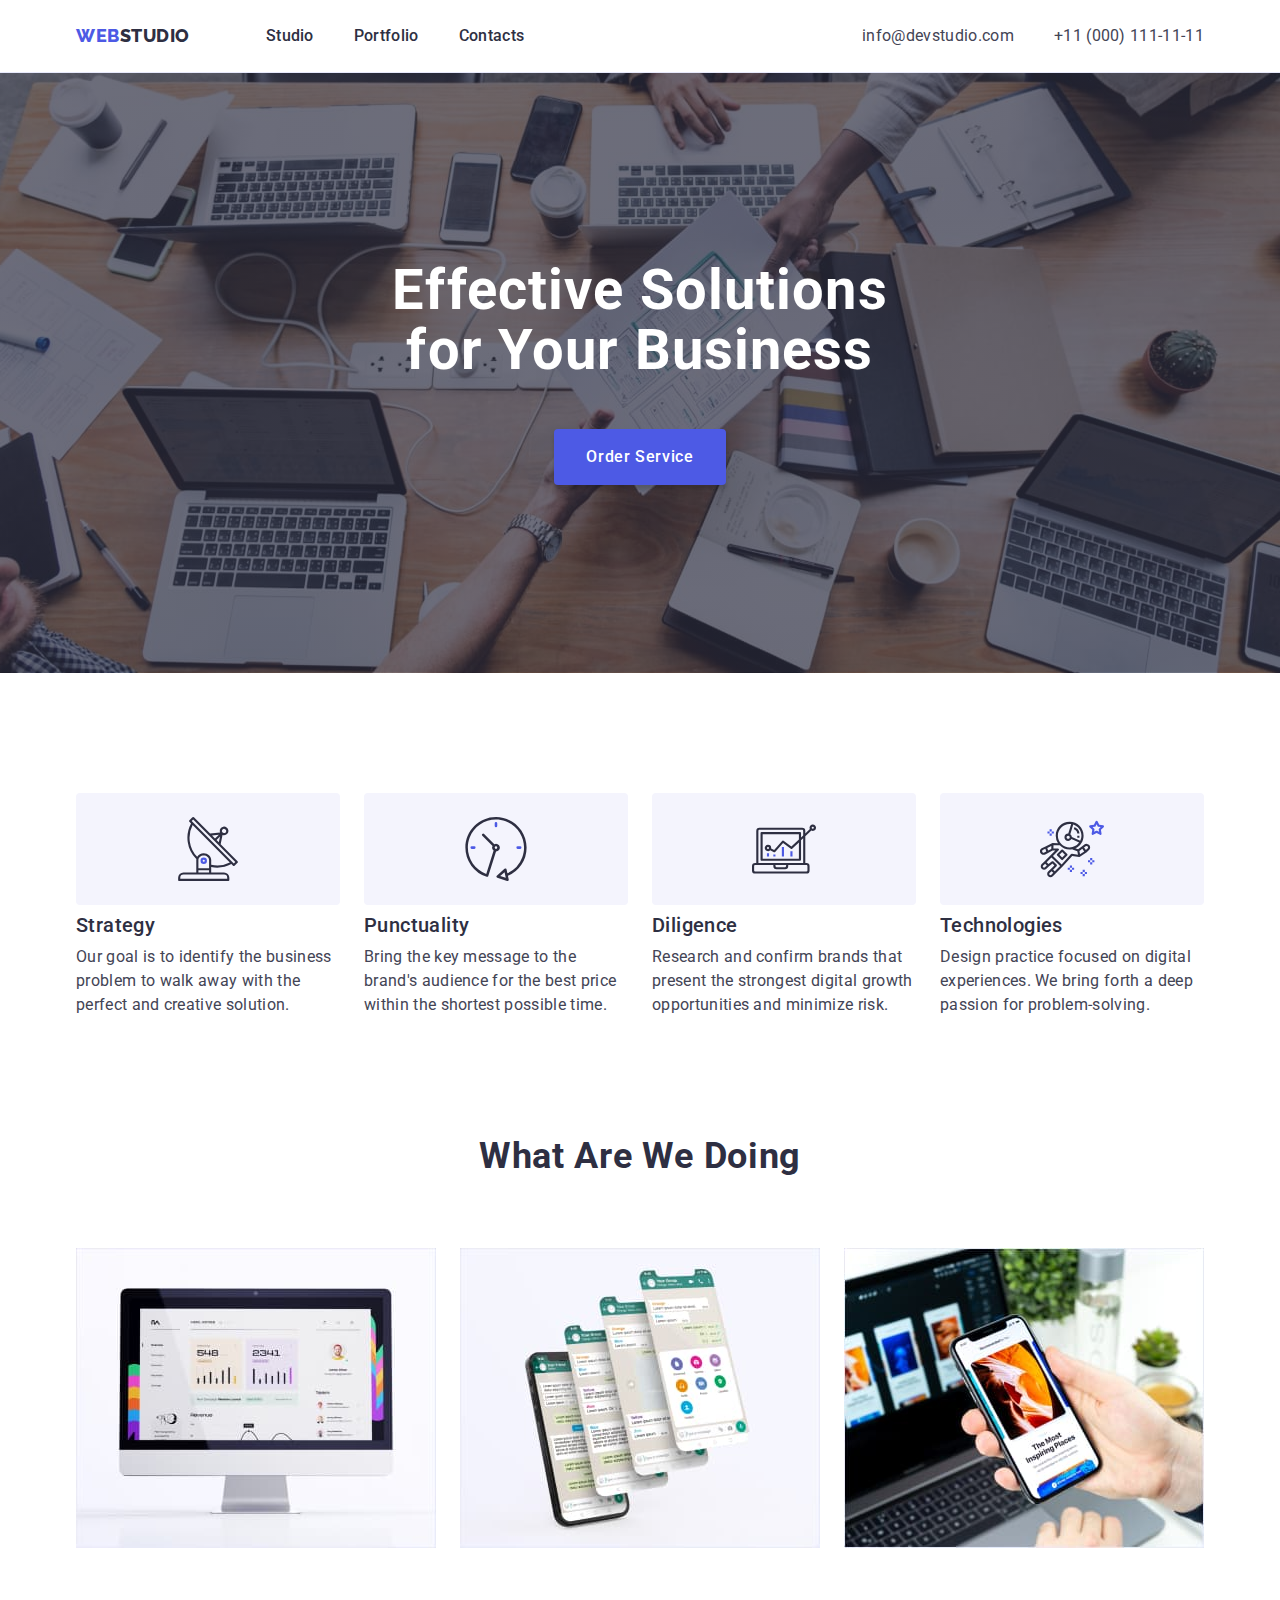
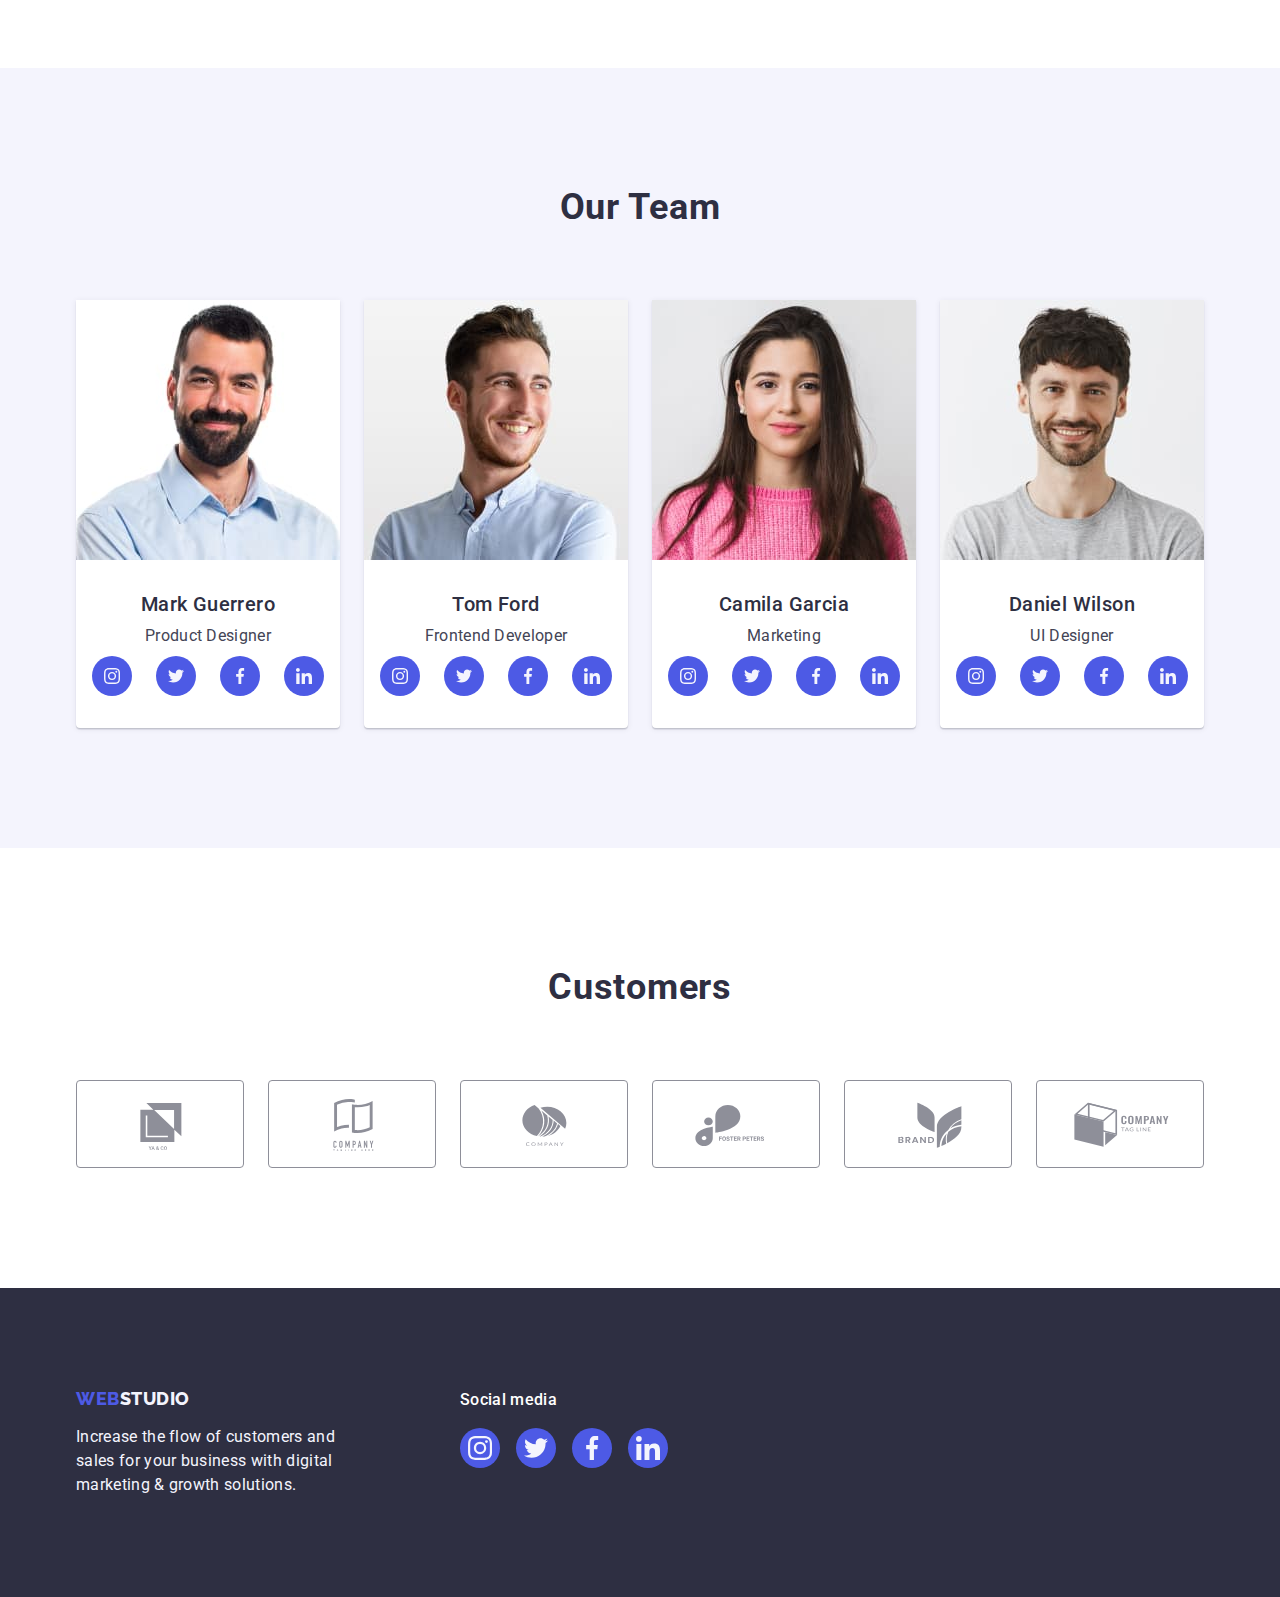
<file: index.html>
<!DOCTYPE html>
<html lang="en">
  <head>
    <meta charset="UTF-8" />
    <meta http-equiv="X-UA-Compatible" content="IE=edge" />
    <meta name="viewport" content="width=device-width, initial-scale=1.0" />
    <title>WebStudio</title>
    <link rel="preconnect" href="https://fonts.googleapis.com" />
    <link rel="preconnect" href="https://fonts.gstatic.com" crossorigin />
    <link
      href="https://fonts.googleapis.com/css2?family=Raleway:wght@800&family=Roboto:wght@400;500;700;900&display=swap"
      rel="stylesheet"
    />
    <link
      rel="stylesheet"
      href="https://cdn.jsdelivr.net/npm/modern-normalize@1.1.0/modern-normalize.min.css"
    />
    <link rel="stylesheet" href="./css/styles.css" />
  </head>
  <body>
    <header class="header-section">
      <div class="header-content container">
        <nav class="nav-section">
          <a class="logotype-link-web link" href="./index.html">
            WEB
            <span class="logotype-text">Studio</span>
          </a>

          <ul class="nav-list list">
            <li class="nav-item">
              <a class="nav-link link current" href="./index.html">Studio</a>
            </li>
            <li class="nav-item">
              <a class="nav-link link" href="./portfolio.html">Portfolio</a>
            </li>
            <li class="nav-item">
              <a class="nav-link link" href="">Contacts</a>
            </li>
          </ul>
        </nav>

        <address class="address-contacts">
          <ul class="address-list list">
            <li class="address-item">
              <a class="address-link link" href="mailto:info@devstudio.com"
                >info@devstudio.com</a
              >
            </li>

            <li class="address-item">
              <a class="address-link link" href="tel:+110001111111"
                >+11 (000) 111-11-11</a
              >
            </li>
          </ul>
        </address>
      </div>
    </header>
    <main>
      <!----------Hero section-------------->
      <section class="hero-section">
        <div class="hero-content container">
          <h1 class="header-one text-shadow">
            Effective Solutions for Your Business
          </h1>

          <button class="hero-button-order" type="button">Order Service</button>
        </div>
      </section>

      <!----------Description section-------------->
      <section class="descr-section">
        <div class="container">
          <h2 class="header-two" hidden>content</h2>
          <ul class="descr-list list">
            <li class="descr-item">
              <div class="descr-img">
                <svg class="descr-svg" width="64" height="64">
                  <use href="./images/icons.svg#icon-antenna-1"></use>
                </svg>
              </div>
              <h3 class="header-three">Strategy</h3>
              <p class="sub-header-text">
                Our goal is to identify the business problem to walk away with
                the perfect and creative solution.
              </p>
            </li>

            <li class="descr-item">
              <div class="descr-img">
                <svg class="descr-svg" width="64" height="64">
                  <use href="./images/icons.svg#icon-clock-1"></use>
                </svg>
              </div>
              <h3 class="header-three">Punctuality</h3>
              <p class="sub-header-text">
                Bring the key message to the brand's audience for the best price
                within the shortest possible time.
              </p>
            </li>

            <li class="descr-item">
              <div class="descr-img">
                <svg class="descr-svg" width="64" height="64">
                  <use href="./images/icons.svg#icon-diagram-1"></use>
                </svg>
              </div>
              <h3 class="header-three">Diligence</h3>
              <p class="sub-header-text">
                Research and confirm brands that present the strongest digital
                growth opportunities and minimize risk.
              </p>
            </li>

            <li class="descr-item">
              <div class="descr-img">
                <svg class="descr-svg" width="64" height="64">
                  <use href="./images/icons.svg#icon-astronaut-1"></use>
                </svg>
              </div>
              <h3 class="header-three">Technologies</h3>
              <p class="sub-header-text">
                Design practice focused on digital experiences. We bring forth a
                deep passion for problem-solving.
              </p>
            </li>
          </ul>
        </div>
      </section>

      <!----------What are we doing-------------->
      <section class="work-section">
        <div class="work-content container">
          <h2 class="header-two">What are we doing</h2>

          <ul class="work-list list">
            <li class="work-item">
              <img src="./images/comp1.jpg" alt="monitor" width="360" />
            </li>
            <li class="work-item">
              <img src="./images/tel1.jpg" alt="iphone" width="360" />
            </li>
            <li class="work-item">
              <img src="./images/tel2.jpg" alt="iphone-in-hand" width="360" />
            </li>
          </ul>
        </div>
      </section>

      <!----------Our tem-------------->
      <section class="team-info-section">
        <div class="team-info-content container">
          <h2 class="header-two">Our Team</h2>

          <ul class="team-info-list list">
            <li class="team-info-item">
              <img src="./images/old-men.jpg" alt="man" width="264" />
              <div class="team-descr">
                <h3 class="team-header-three">Mark Guerrero</h3>
                <p class="team-sub-header-text">Product Designer</p>
                <ul class="socials-list">
                  <li class="socials-item">
                    <a
                      href=""
                      class="socials-link"
                      target="_blank"
                      rel="noopener noreferrer"
                    >
                      <svg class="soc-icon-team" width="16" height="16">
                        <use href="./images/icons.svg#icon-instagram-2"></use>
                      </svg>
                    </a>
                  </li>
                  <li class="socials-item">
                    <a
                      href=""
                      class="socials-link"
                      target="_blank"
                      rel="noopener noreferrer"
                    >
                      <svg class="soc-icon-team" width="16" height="16">
                        <use href="./images/icons.svg#icon-twitter-1"></use>
                      </svg>
                    </a>
                  </li>
                  <li class="socials-item">
                    <a
                      href=""
                      class="socials-link"
                      target="_blank"
                      rel="noopener noreferrer"
                    >
                      <svg class="soc-icon-team" width="16" height="16">
                        <use href="./images/icons.svg#icon-facebook-1"></use>
                      </svg>
                    </a>
                  </li>
                  <li class="socials-item">
                    <a
                      href=""
                      class="socials-link"
                      target="_blank"
                      rel="noopener noreferrer"
                    >
                      <svg class="soc-icon-team" width="16" height="16">
                        <use href="./images/icons.svg#icon-linkedin-1"></use>
                      </svg>
                    </a>
                  </li>
                </ul>
              </div>
            </li>

            <li class="team-info-item">
              <img src="./images/smile-boy.jpg" alt="man smiling" width="264" />
              <div class="team-descr">
                <h3 class="team-header-three">Tom Ford</h3>
                <p class="team-sub-header-text">Frontend Developer</p>
                <ul class="socials-list">
                  <li class="socials-item">
                    <a
                      href=""
                      class="socials-link"
                      target="_blank"
                      rel="noopener noreferrer"
                    >
                      <svg class="soc-icon-team" width="16" height="16">
                        <use href="./images/icons.svg#icon-instagram-2"></use>
                      </svg>
                    </a>
                  </li>
                  <li class="socials-item">
                    <a
                      href=""
                      class="socials-link"
                      target="_blank"
                      rel="noopener noreferrer"
                    >
                      <svg class="soc-icon-team" width="16" height="16">
                        <use href="./images/icons.svg#icon-twitter-1"></use>
                      </svg>
                    </a>
                  </li>
                  <li class="socials-item">
                    <a
                      href=""
                      class="socials-link"
                      target="_blank"
                      rel="noopener noreferrer"
                    >
                      <svg class="soc-icon-team" width="16" height="16">
                        <use href="./images/icons.svg#icon-facebook-1"></use>
                      </svg>
                    </a>
                  </li>
                  <li class="socials-item">
                    <a
                      href=""
                      class="socials-link"
                      target="_blank"
                      rel="noopener noreferrer"
                    >
                      <svg class="soc-icon-team" width="16" height="16">
                        <use href="./images/icons.svg#icon-linkedin-1"></use>
                      </svg>
                    </a>
                  </li>
                </ul>
              </div>
            </li>

            <li class="team-info-item">
              <img src="./images/girl.jpg" alt="girl" width="264" />
              <div class="team-descr">
                <h3 class="team-header-three">Camila Garcia</h3>
                <p class="team-sub-header-text">Marketing</p>
                <ul class="socials-list">
                  <li class="socials-item">
                    <a
                      href=""
                      class="socials-link"
                      target="_blank"
                      rel="noopener noreferrer"
                    >
                      <svg class="soc-icon-team" width="16" height="16">
                        <use href="./images/icons.svg#icon-instagram-2"></use>
                      </svg>
                    </a>
                  </li>
                  <li class="socials-item">
                    <a
                      href=""
                      class="socials-link"
                      target="_blank"
                      rel="noopener noreferrer"
                    >
                      <svg class="soc-icon-team" width="16" height="16">
                        <use href="./images/icons.svg#icon-twitter-1"></use>
                      </svg>
                    </a>
                  </li>
                  <li class="socials-item">
                    <a
                      href=""
                      class="socials-link"
                      target="_blank"
                      rel="noopener noreferrer"
                    >
                      <svg class="soc-icon-team" width="16" height="16">
                        <use href="./images/icons.svg#icon-facebook-1"></use>
                      </svg>
                    </a>
                  </li>
                  <li class="socials-item">
                    <a
                      href=""
                      class="socials-link"
                      target="_blank"
                      rel="noopener noreferrer"
                    >
                      <svg class="soc-icon-team" width="16" height="16">
                        <use href="./images/icons.svg#icon-linkedin-1"></use>
                      </svg>
                    </a>
                  </li>
                </ul>
              </div>
            </li>

            <li class="team-info-item">
              <img src="./images/boy.jpg" alt="yung man" width="264" />
              <div class="team-descr">
                <h3 class="team-header-three">Daniel Wilson</h3>
                <p class="team-sub-header-text">UI Designer</p>
                <ul class="socials-list">
                  <li class="socials-item">
                    <a
                      href=""
                      class="socials-link"
                      target="_blank"
                      rel="noopener noreferrer"
                    >
                      <svg class="soc-icon-team" width="16" height="16">
                        <use href="./images/icons.svg#icon-instagram-2"></use>
                      </svg>
                    </a>
                  </li>
                  <li class="socials-item">
                    <a
                      href=""
                      class="socials-link"
                      target="_blank"
                      rel="noopener noreferrer"
                    >
                      <svg class="soc-icon-team" width="16" height="16">
                        <use href="./images/icons.svg#icon-twitter-1"></use>
                      </svg>
                    </a>
                  </li>
                  <li class="socials-item">
                    <a
                      href=""
                      class="socials-link"
                      target="_blank"
                      rel="noopener noreferrer"
                    >
                      <svg class="soc-icon-team" width="16" height="16">
                        <use href="./images/icons.svg#icon-facebook-1"></use>
                      </svg>
                    </a>
                  </li>
                  <li class="socials-item">
                    <a
                      href=""
                      class="socials-link"
                      target="_blank"
                      rel="noopener noreferrer"
                    >
                      <svg class="soc-icon-team" width="16" height="16">
                        <use href="./images/icons.svg#icon-linkedin-1"></use>
                      </svg>
                    </a>
                  </li>
                </ul>
              </div>
            </li>
          </ul>
        </div>
      </section>

      <!---------------Customers---------------->
      <section class="cust-section">
        <div class="container">
          <h2 class="header-two">Customers</h2>
          <ul class="cust-list">
            <li class="cust-item">
              <a href="" class="cust-link">
                <svg class="cust-icon" width="104" height="56">
                  <use href="./images/icons.svg#icon-cast-1"></use>
                </svg>
              </a>
            </li>
            <li class="cust-item">
              <a href="" class="cust-link">
                <svg class="cust-icon" width="104" height="56">
                  <use href="./images/icons.svg#icon-cast-2"></use>
                </svg>
              </a>
            </li>
            <li class="cust-item">
              <a href="" class="cust-link">
                <svg class="cust-icon" width="104" height="56">
                  <use href="./images/icons.svg#icon-cast-3"></use>
                </svg>
              </a>
            </li>
            <li class="cust-item">
              <a href="" class="cust-link">
                <svg class="cust-icon" width="104" height="56">
                  <use href="./images/icons.svg#icon-cast-4"></use>
                </svg>
              </a>
            </li>
            <li class="cust-item">
              <a href="" class="cust-link">
                <svg class="cust-icon" width="104" height="56">
                  <use href="./images/icons.svg#icon-cast-5"></use>
                </svg>
              </a>
            </li>
            <li class="cust-item">
              <a href="" class="cust-link">
                <svg class="cust-icon" width="104" height="56">
                  <use href="./images/icons.svg#icon-cast-6"></use>
                </svg>
              </a>
            </li>
          </ul>
        </div>
      </section>
    </main>
    <footer class="footer-section">
      <div class="footer-content container">
        <div class="footer-logo-sec">
          <a class="logotype-link-footer link" href="./index.html">
            WEB<span class="logotype-text-footer">Studio</span>
          </a>
          <p class="sub-header-text-theme-dark">
            Increase the flow of customers and sales for your business with
            digital marketing & growth solutions.
          </p>
        </div>
        <div class="footer-wrap">
          <p class="soc-footer-text">Social media</p>
          <ul class="soc-list-footer">
            <li class="soc-item-footer">
              <a href="" class="soc-link-footer">
                <svg class="soc-icon-footer" width="24" height="24">
                  <use href="./images/icons.svg#icon-instagram-footer"></use>
                </svg>
              </a>
            </li>
            <li class="soc-item-footer">
              <a href="" class="soc-link-footer">
                <svg class="soc-icon-footer" width="24" height="24">
                  <use href="./images/icons.svg#icon-twitter-footer"></use>
                </svg>
              </a>
            </li>
            <li class="soc-item-footer">
              <a href="" class="soc-link-footer">
                <svg class="soc-icon-footer" width="24" height="24">
                  <use href="./images/icons.svg#icon-fasebook-footer"></use>
                </svg>
              </a>
            </li>
            <li class="soc-item-footer">
              <a href="" class="soc-link-footer">
                <svg class="soc-icon-footer" width="24" height="24">
                  <use href="./images/icons.svg#icon-linkedin-footer"></use>
                </svg>
              </a>
            </li>
          </ul>
        </div>
      </div>
    </footer>
  </body>
</html>
</file>
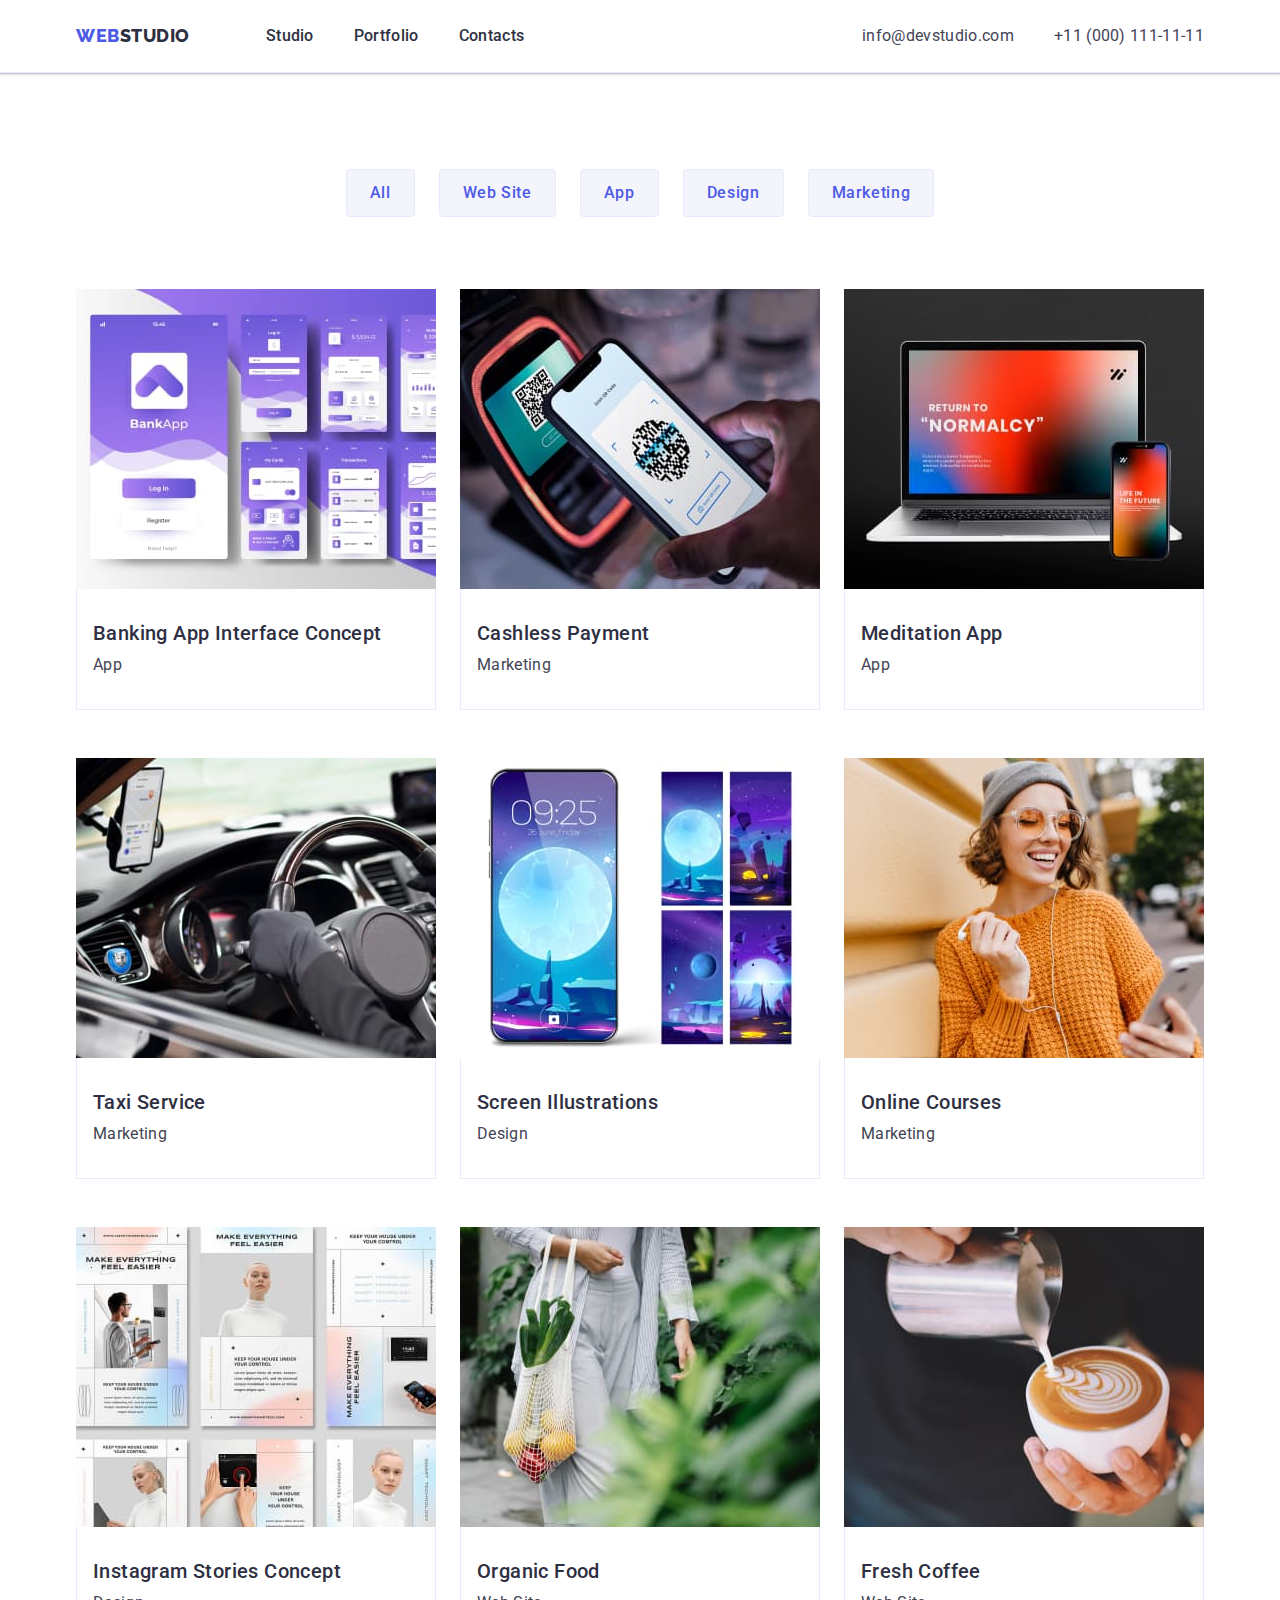
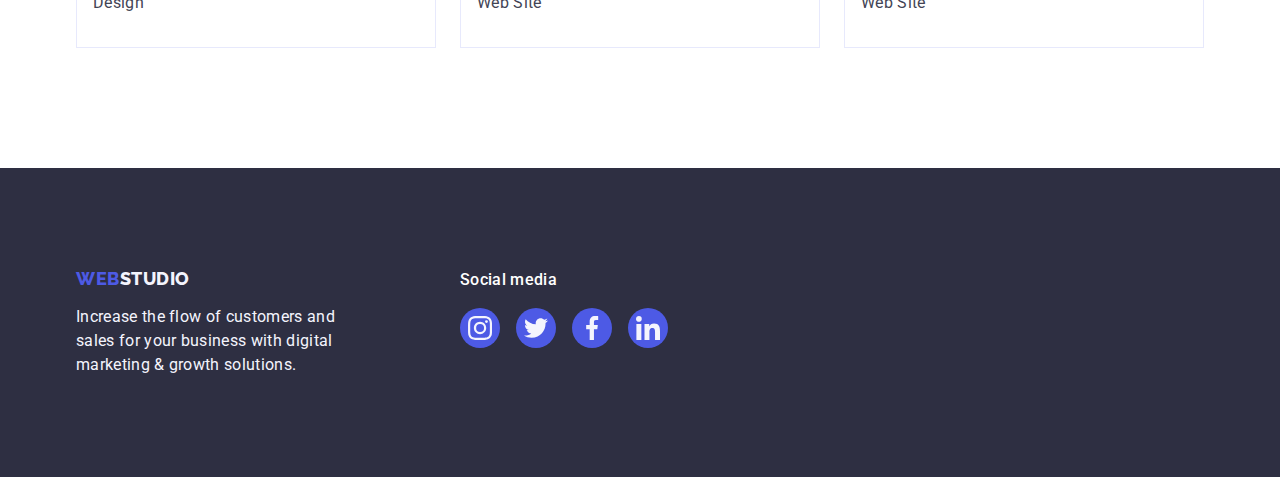
<file: portfolio.html>
<!DOCTYPE html>
<html lang="en">
  <head>
    <meta charset="UTF-8" />
    <meta http-equiv="X-UA-Compatible" content="IE=edge" />
    <meta name="viewport" content="width=device-width, initial-scale=1.0" />
    <title>WebStudio Portfolio</title>
    <link rel="preconnect" href="https://fonts.googleapis.com" />
    <link rel="preconnect" href="https://fonts.gstatic.com" crossorigin />
    <link
      href="https://fonts.googleapis.com/css2?family=Raleway:wght@800&family=Roboto:wght@400;500;700;900&display=swap"
      rel="stylesheet"
    />
    <link
      rel="stylesheet"
      href="https://cdn.jsdelivr.net/npm/modern-normalize@1.1.0/modern-normalize.min.css"
    />
    <link rel="stylesheet" href="./css/styles.css" />
  </head>
  <body>
    <header class="header-section">
      <div class="header-content container">
        <nav class="nav-section">
          <a class="logotype-link-web link" href="./index.html">
            WEB
            <span class="logotype-text">Studio</span>
          </a>

          <ul class="nav-list list">
            <li class="nav-item">
              <a class="nav-link link" href="./index.html">Studio</a>
            </li>
            <li class="nav-item">
              <a class="nav-link link" href="./portfolio.html">Portfolio</a>
            </li>
            <li class="nav-item">
              <a class="nav-link link" href="">Contacts</a>
            </li>
          </ul>
        </nav>

        <address class="address-contacts">
          <ul class="address-list list">
            <li class="address-item">
              <a class="address-link link" href="mailto:info@devstudio.com"
                >info@devstudio.com</a
              >
            </li>

            <li class="address-item">
              <a class="address-link link" href="tel:+110001111111"
                >+11 (000) 111-11-11</a
              >
            </li>
          </ul>
        </address>
      </div>
    </header>
    <main>
      <section class="menu-section">
        <div class="menu-container container">
          <h1 hidden>content</h1>
          <ul class="menu-content list">
            <li class="menu-item">
              <button class="menu-button" type="button">All</button>
            </li>
            <li class="menu-item">
              <button class="menu-button" type="button">Web Site</button>
            </li>
            <li class="menu-item">
              <button class="menu-button" type="button">App</button>
            </li>
            <li class="menu-item">
              <button class="menu-button" type="button">Design</button>
            </li>
            <li class="menu-item">
              <button class="menu-button" type="button">Marketing</button>
            </li>
          </ul>

          <!--portfolio photos 1-->

          <ul class="menu-icons list">
            <li class="menu-item-img">
              <a class="icons-link-img link" href="">
                <img
                  src="./images/img-portfolio/screens.jpg"
                  alt="screens of app"
                  width="360"
                  height="300"
                />
                <div class="menu-border">
                  <h2 class="header-three">Banking App Interface Concept</h2>
                  <p class="sub-header-text">App</p>
                </div>
              </a>
            </li>

            <li class="menu-item-img">
              <a class="icons-link-img link" href="">
                <img
                  src="./images/img-portfolio/cashless.jpg"
                  alt="payment by phone"
                  width="360"
                  height="300"
                />
                <div class="menu-border">
                  <h2 class="header-three">Cashless Payment</h2>
                  <p class="sub-header-text">Marketing</p>
                </div>
              </a>
            </li>

            <li class="menu-item-img">
              <a class="icons-link-img link" href="">
                <img
                  src="./images/img-portfolio/laptop.jpg"
                  alt="laptop and phone"
                  width="360"
                  height="300"
                />
                <div class="menu-border">
                  <h2 class="header-three">Meditation App</h2>
                  <p class="sub-header-text">App</p>
                </div>
              </a>
            </li>

            <!--portfolio photos 2-->
            <li class="menu-item-img">
              <a class="icons-link-img link" href="">
                <img
                  src="./images/img-portfolio/car.jpg"
                  alt="car inside"
                  width="360"
                  height="300"
                />
                <div class="menu-border">
                  <h2 class="header-three">Taxi Service</h2>
                  <p class="sub-header-text">Marketing</p>
                </div>
              </a>
            </li>

            <li class="menu-item-img">
              <a class="icons-link-img link" href="">
                <img
                  src="./images/img-portfolio/screen-moon.jpg"
                  alt="screenshots of the moon"
                  width="360"
                  height="300"
                />
                <div class="menu-border">
                  <h2 class="header-three">Screen Illustrations</h2>
                  <p class="sub-header-text">Design</p>
                </div>
              </a>
            </li>

            <li class="menu-item-img">
              <a class="icons-link-img link" href="">
                <img
                  src="./images/img-portfolio/girl.jpg"
                  alt="girl with the phone"
                  width="360"
                  height="300"
                />
                <div class="menu-border">
                  <h2 class="header-three">Online Courses</h2>
                  <p class="sub-header-text">Marketing</p>
                </div>
              </a>
            </li>

            <!--portfolio photos 3-->

            <li class="menu-item-img">
              <a class="icons-link-img link" href="">
                <img
                  src="./images/img-portfolio/boldwoomen.jpg"
                  alt="woomen"
                  width="360"
                  height="300"
                />
                <div class="menu-border">
                  <h2 class="header-three">Instagram Stories Concept</h2>
                  <p class="sub-header-text">Design</p>
                </div>
              </a>
            </li>

            <li class="menu-item-img">
              <a class="icons-link-img link" href="">
                <img
                  src="./images/img-portfolio/helthfood.jpg"
                  alt="woomen with vegetables"
                  width="360"
                  height="300"
                />
                <div class="menu-border">
                  <h2 class="header-three">Organic Food</h2>
                  <p class="sub-header-text">Web Site</p>
                </div>
              </a>
            </li>

            <li class="menu-item-img">
              <a class="icons-link-img link" href="">
                <img
                  src="./images/img-portfolio/cofee.jpg"
                  alt="coffe and milk"
                  width="360"
                  height="300"
                />
                <div class="menu-border">
                  <h2 class="header-three">Fresh Coffee</h2>
                  <p class="sub-header-text">Web Site</p>
                </div>
              </a>
            </li>
          </ul>
        </div>
      </section>
    </main>
    <footer class="footer-section">
      <div class="footer-content container">
        <div class="footer-logo-sec">
          <a class="logotype-link-footer link" href="./index.html">
            WEB<span class="logotype-text-footer">Studio</span>
          </a>
          <p class="sub-header-text-theme-dark">
            Increase the flow of customers and sales for your business with
            digital marketing & growth solutions.
          </p>
        </div>
        <div class="footer-wrap">
          <p class="soc-footer-text">Social media</p>
          <ul class="soc-list-footer">
            <li class="soc-item-footer">
              <a href="" class="soc-link-footer">
                <svg class="soc-icon-footer" width="24" height="24">
                  <use href="./images/icons.svg#icon-instagram-footer"></use>
                </svg>
              </a>
            </li>
            <li class="soc-item-footer">
              <a href="" class="soc-link-footer">
                <svg class="soc-icon-footer" width="24" height="24">
                  <use href="./images/icons.svg#icon-twitter-footer"></use>
                </svg>
              </a>
            </li>
            <li class="soc-item-footer">
              <a href="" class="soc-link-footer">
                <svg class="soc-icon-footer" width="24" height="24">
                  <use href="./images/icons.svg#icon-fasebook-footer"></use>
                </svg>
              </a>
            </li>
            <li class="soc-item-footer">
              <a href="" class="soc-link-footer">
                <svg class="soc-icon-footer" width="24" height="24">
                  <use href="./images/icons.svg#icon-linkedin-footer"></use>
                </svg>
              </a>
            </li>
          </ul>
        </div>
      </div>
    </footer>
  </body>
</html>
</file>
<file: css/styles.css>
:root {
    /* MAIN COLORS */
    --accent-color: #4D5AE5;
    --primary-font: 'Roboto', sans-serif;
    --menu-background-hover: #404BBF;
    --menu-background-normal: #F4F4FD;
    --usual-white: #FFFFFF;
    --gray-hover: #8E8F99;
    --border-menu-button: #E7E9FC;
    --address-link-text: #434455;
    --accent-text: #2E2F42;
    --bg-soc-footer: #4d5ae5;
    --bg-soc-footer-hover: #31D0AA;
    /* SHADOWS */
    --hero-box-shadow: rgba(0, 0, 0, 0.15);
    --team-item-box-shadow:0px 1px 6px rgba(46, 47, 66, 0.08),
        0px 1px 1px rgba(46, 47, 66, 0.16),
        0px 2px 1px rgba(46, 47, 66, 0.08);
    --menu-box-shadow: 0px 3px 1px rgba(0, 0, 0, 0.1),
            0px 2px 1px rgba(0, 0, 0, 0.08),
            0px 2px 2px rgba(0, 0, 0, 0.12);
    --portfolio-card-shadow: 0px 1px 6px rgba(46, 47, 66, 0.08),
        0px 1px 1px rgba(46, 47, 66, 0.16),
        0px 2px 1px rgba(46, 47, 66, 0.08);
    --header-shadow: 0px 2px 1px rgba(46, 47, 66, 0.08),
        0px 1px 1px rgba(46, 47, 66, 0.16),
        0px 1px 6px rgba(46, 47, 66, 0.08);
}


/**
  |============================
  | BASE STYLES
  |============================
*/


body {
    font-family: 'Roboto', sans-serif;
    font-weight: 500;
    color: var(--address-link-text);
    background-color: var(--usual-white);
}

h1,
h2,
h3,
h4, 
h5, 
h6,
p {
    margin: 0;
}

ul,
ol {
   list-style: none;
   margin: 0;
   padding: 0;
}

a {
    color: currentColor;
    text-decoration: none;
}

img {
    display: block;
}

button {
    font-weight: inherit;
    font-family: inherit;
    cursor: pointer;
    outline-color: transparent;
}

.container {
    width: 1158px;
    margin: 0 auto;
    padding: 0 15px;
}

.header-one {
    margin: 0 auto;
    max-width: 496px;
    margin-bottom: 48px;
    font-weight: 700;
    font-size: 56px;
    line-height: 1.07;
    color: var(--usual-white);
    text-align: center;
    letter-spacing: 0.02em; 
}

.header-two {
    margin-bottom: 72px;

    font-size: 36px;
    font-weight: 700;
    line-height: 1.1;
    color: var(--accent-text);
    text-align: center;
    letter-spacing: 0.02em;
    text-transform: capitalize;
}

.header-three {
    margin-bottom: 8px;

    font-weight: 500;
    font-size: 20px;
    line-height: 1.2;
    letter-spacing: 0.02em;
    color: var(--accent-text);
}

.sub-header-text {
    font-weight: 400;
    font-size: 16px;
    line-height: 1.5;
    letter-spacing: 0.02em;
    color: var(--address-link-text);
}

/**
  |============================
  | ///BASE STYLES
  |============================
*/

/**
  |============================
  | HEADER
  |============================
*/

.header-section {
    border-bottom: 1px solid var(--border-menu-button);   
    box-shadow: var(--header-shadow); 
}

.header-content {
    display: flex;
    flex-direction: row;
    justify-content: space-between;
    align-items: center;
}

.current::before {
    position: relative;
}

.current::after {
    display: block;
    content: "";
    position: absolute;
    color: var(--menu-background-hover);
    height: 4px;
    width: 100%;
    bottom: 0;

}

.logotype-link-web {
    display: flex;
    padding-top: 24px;
    padding-bottom: 24px;
    margin-right: 76px;

    font-family: 'Raleway', sans-serif;
    font-style: normal;
    font-weight: 800;
    font-size: 18px;
    line-height: 1.17;
    letter-spacing: 0.03em;
    text-transform: uppercase;
    color: var(--accent-color);
}

.logotype-text {
    color: var(--accent-text);
}

.nav-section {
    display: flex;
    align-items: center;
}

.nav-list {
    display: flex;
}

.nav-item {
    display: flex;

}

.nav-item:not(:last-child) {
    margin-right: 40px;
}

.nav-link {
    padding-top: 24px;
    padding-bottom: 24px;
    font-size: 16px;
    line-height: 1.5;
    letter-spacing: 0.02em;
    color: var(--accent-text)

}

.nav-link:hover,
.nav-link:focus {
    color: var(--menu-background-hover);
}

.address-contacts {
    font-style: normal;
}   

.address-list {
    display: flex;
    flex-direction: row;
}

.address-item {
    padding-top: 24px;
    padding-bottom: 24px;
}

.address-item:not(:last-child) {
    margin-right: 40px;

}

.address-link {
    font-style: normal;
    font-weight: 400;
    font-size: 16px;
    line-height: 1.5;
    letter-spacing: 0.02em;
    color: var(--address-link-text);
}

.address-link:hover,
.address-link:focus {
    color: var(--menu-background-hover);
}
/**
  |============================
  | ///HEADER
  |============================
*/

/**
  |============================
  | MAIN
  |============================
*/

/**
  |============================
  | HERO SECTION
  |============================
*/
.hero-section {
    padding: 188px 0;
    margin: 0 auto;
    max-width: 1440px;
    background-color: var(--accent-text);
    background-image: linear-gradient(
    rgba(46, 47, 66, 0.7),
    rgba(46, 47, 66, 0.7)),
    url(../images/people-office.jpg);
    background-repeat: no-repeat;

    background-position: center;
    background-size: cover;
    
    text-align: center;
    
}


.hero-content {
    
}

.hero-button-order {
    display: block;
    margin-left: auto;
    margin-right: auto;
    height: 56px;
    min-width: 169px;
    
    font-weight: 500;
    font-size: 16px;
    line-height: 1.5;
    padding: 14px 32px;
    gap: 10px;
    letter-spacing: 0.04em;
    color: var(--usual-white);
    background: var(--accent-color);
    border: none;
    box-shadow: 0px 4px 4px var(--hero-box-shadow);
    border-radius: 4px;
    cursor: pointer;
}

.hero-button-order:hover,
.hero-button-order:focus {
    padding: 14px 32px;
    gap: 10px;
    background: var(--menu-background-hover);
    box-shadow: 0px 4px 4px var(--hero-box-shadow);
    border-radius: 4px;
}

/**
  |============================
  | ///HERO SECTION
  |============================
*/

/**
  |============================
  | DESCRIPTION OF WORK
  |============================
*/

.descr-section {
    padding: 120px 0;
}

.descr-list {
    display: flex;  
 
}

.descr-img {
    background-color: var(--menu-background-normal);
    display: flex;
    justify-content: center;
    align-items: center;
    height: 112px;
    border-radius: 4px;
    margin-bottom: 8px;
}

.descr-svg {

}

.descr-item {
    display: flex;
    flex-direction: column;
    width: 264px;
    flex-wrap: wrap;
}

.descr-item:not(:last-child) {
 margin-right: 24px;
}


/**
  |============================
  | ///DESCRIPTION OF WORK
  |============================
*/

/**
  |============================
  | WHAT ARE WE DOING
  |============================
*/

.work-section {
    padding-bottom: 120px;
}

.work-content {

}

.work-list {
    display: flex;
    justify-content: center;
}

.work-item:not(:last-child) {
    margin-right: 24px;
}

/**
  |============================
  | ///WHAT ARE WE DOING
  |============================
*/

/**
  |============================
  | OUR TEAM
  |============================
*/

.team-info-section {
    background-color: var(--menu-background-normal);
    padding: 120px 0;
}

.team-info-content {
    
}

.team-info-list {
    display: flex;

}

.team-info-item {
    display: flex;
    flex-direction: column;
    justify-content: center;
    align-items: center;
    background-color: var(--usual-white);
    box-shadow: var(--team-item-box-shadow);
    border-radius: 0px 0px 4px 4px;
}

.team-descr {
    padding: 32px 0;
    border-radius: 0px 0px 4px 4px;
}

.team-info-item:not(:last-child) {
    margin-right: 24px;
}

.team-header-three {
    text-align: center;
    margin-bottom: 8px;

    font-weight: 500;
    font-size: 20px;
    line-height: 1.2;
    letter-spacing: 0.02em;
    color: var(--accent-text);
}

.team-sub-header-text {
    margin-bottom: 8px;
    text-align: center;
    font-weight: 400;
    font-size: 16px;
    line-height: 1.5;
    letter-spacing: 0.02em;
    color: var(--address-link-text);
}

.socials-list {
    display: flex;
    justify-content: center;
    gap: 24px;
}

.socials-item {

}

.socials-link {
    display: flex;
    justify-content: center;
    align-items: center;
    width: 40px;
    height: 40px;
    background-color: var(--accent-color);
    border-radius: 50%;
}

.socials-link:hover,
.socials-link:focus {
    background-color: var(--menu-background-hover);
}

.soc-icon-team {
    fill: var(--menu-background-normal);
}


/**
  |============================
  | ///OUR TEAM
  |============================
*/
/**
  |============================
  | CUSTOMERS
  |============================
*/
.cust-section {
    padding: 120px 0;
}
.cust-list {
    display: flex;
    gap: 24px;
}

.cust-item {
    width: calc((100% - 120px) / 6);
    height: 88px;
}

.cust-link {
    display: flex;    
    justify-content: center;
    align-items: center;
    width: 100%;
    height: 100%;
    border: 1px solid var(--gray-hover);
    border-radius: 4px;
    color: var(--gray-hover);
}

.cust-icon {
    fill: currentColor;
}

.cust-link:hover,
.cust-link:focus {
    color: var(--menu-background-hover);
    border-color: 1px solid var(--menu-background-hover);
}

/**
  |============================
  | ///CUSTOMERS
  |============================
*/
/**
  |============================
  | ///MAIN
  |============================
*/

/**
  |============================
  | FOOTER
  |============================
*/

.footer-content {
    display: flex;
    align-items: baseline;
    gap: 120px;
}


.footer-section {
    background-color: var(--accent-text);
    padding: 100px 0;
}

.footer-logo-sec {

}


.logotype-link-footer {
    display: inline-block;
    margin-bottom: 16px;
    
    font-family: 'Raleway', sans-serif;
    font-weight: 800;
    font-size: 18px;
    line-height: 1.17;
    letter-spacing: 0.03em;
    text-transform: uppercase;
    color: var(--accent-color);
}

.logotype-text-footer {
    color: var(--menu-background-normal);
}

.sub-header-text-theme-dark {
    max-width: 264px;
       
    font-weight: 400;
    font-size: 16px;
    line-height: 1.5;
    letter-spacing: 0.02em;
    color: var(--menu-background-normal);
}

.soc-footer-text {
    margin-bottom: 16px;
    font-weight: 500;
    max-width: 208px;
    font-size: 16px;
    line-height: 1.5;
    letter-spacing: 0.02em;
    color: #FFFFFF;
}

.soc-list-footer {
    display: flex;
    gap: 16px;
}

.soc-item-footer {
    
}

.soc-icon-footer {
    fill: var(--menu-background-normal);
}

.soc-link-footer {
    display: flex;
    justify-content: center;
    align-items: center;
    background-color: var(--bg-soc-footer);
    width: 40px;
    height: 40px;
    border-radius: 50%;
}

.soc-link-footer:hover,
.soc-link-footer:focus {
    background-color: var(--bg-soc-footer-hover);
}
/**
  |============================
  | ///FOOTER
  |============================
*/

/**
  |============================
  | PORTFOLIO
  |============================
*/

.menu-section {
    padding-top: 96px;
    padding-bottom: 120px;
}

.menu-container {
}

.menu-content {
    display: flex;
    flex-direction: row;
    justify-content: center;
    align-items: flex-start;
    padding: 0;
    gap: 24px;
    margin-bottom: 72px;
}

.menu-button {
    padding: 11px 23px;

    border: 1px solid var(--border-menu-button);
    font-size: 16px;
    line-height: 1.5;
    letter-spacing: 0.04em;
    color: var(--accent-color);
    border-radius: 4px;
    background-color: var(--menu-background-normal);
}

.menu-button:hover,
.menu-button:focus {
    color: var(--usual-white);
    background-color: var(--menu-background-hover);
    box-shadow: var(--menu-box-shadow);
    border-radius: 4px;
    border-color: transparent;
}

.menu-icons {
    display: flex;
    flex-wrap: wrap;
    gap: 48px 24px;
}

.menu-item-img {
    width: calc((100% - 2 * 24px) / 3);   
}

.icons-link-img {
    display: block;
}

.icons-link-img:hover,
.icons-link-img:focus {
    box-shadow: var(--portfolio-card-shadow);
}

.icons-link-img {
    
}
.menu-border {
    padding: 32px 16px;
    border: 1px solid var(--border-menu-button);
    border-top: none; 
}

.menu-border:hover,
.menu-border:focus {
    border-color: transparent;
}
/**
  |============================
  | ///PORTFOLIO
  |============================
*/
</file>
